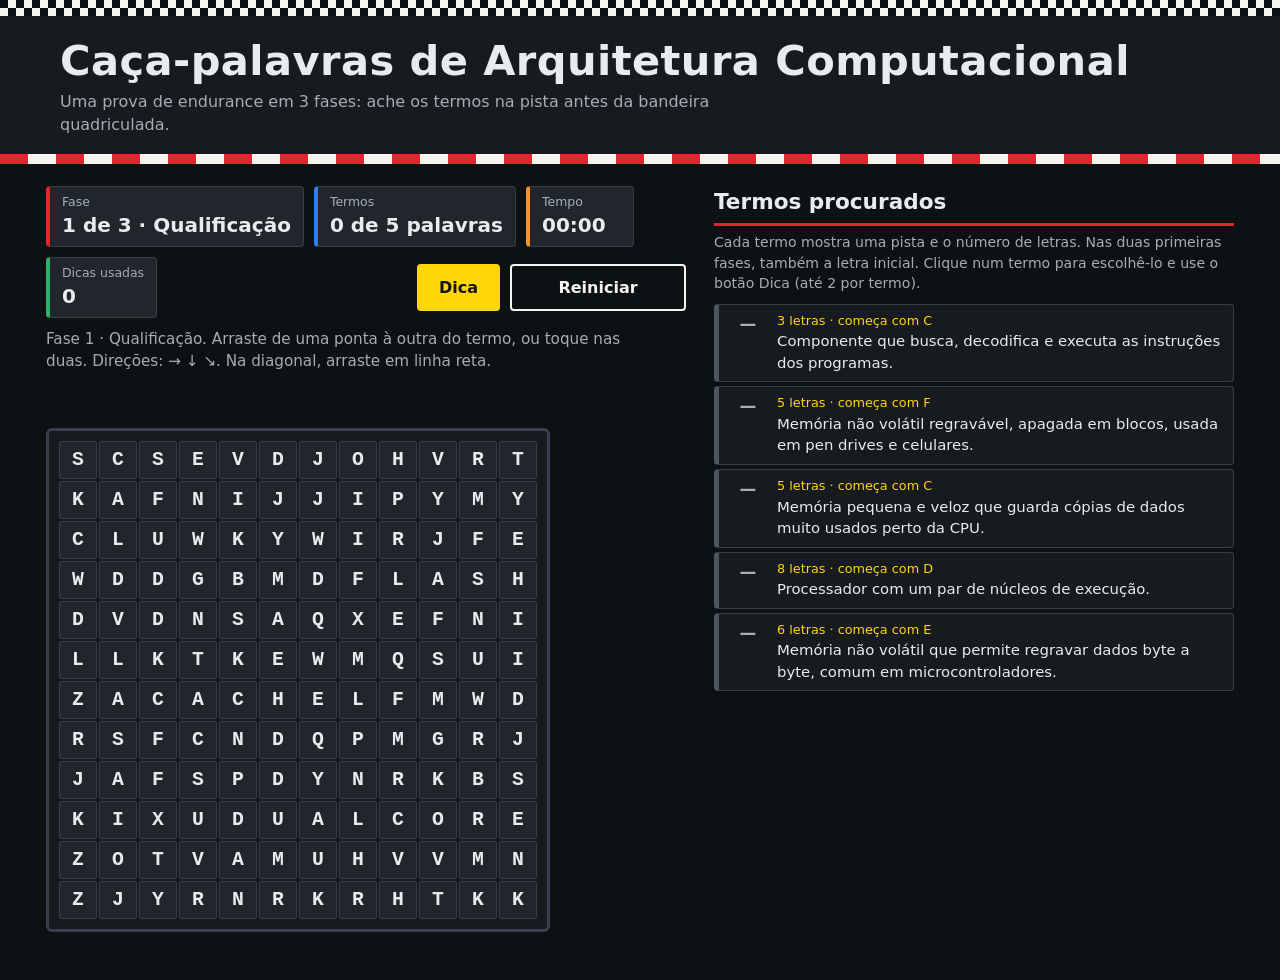
<file: index.html>
<!DOCTYPE html>
<html lang="pt-BR">
<head>
  <meta charset="UTF-8">
  <meta name="viewport" content="width=device-width, initial-scale=1">
  <title>Caça-palavras de Arquitetura Computacional</title>
  <link rel="stylesheet" href="./style.css?v=20261118">
</head>
<body>
  <header class="topo">
    <div class="bandeira" aria-hidden="true"></div>
    <div class="topo-conteudo">
      <h1>Caça-palavras de Arquitetura Computacional</h1>
      <p>Uma prova de endurance em 3 fases: ache os termos na pista antes da bandeira quadriculada.</p>
    </div>
    <div class="zebra" aria-hidden="true"></div>
  </header>

  <main class="jogo">
    <section class="painel-grade" aria-label="Tabuleiro">
      <div class="hud">
        <div class="medidor medidor-nivel">
          <span class="medidor-nome">Fase</span>
          <strong id="nivel">1 de 3</strong>
        </div>
        <div class="medidor">
          <span class="medidor-nome">Termos</span>
          <strong id="contador" aria-live="polite">0 de 5 palavras</strong>
        </div>
        <div class="medidor">
          <span class="medidor-nome">Tempo</span>
          <strong id="tempo">00:00</strong>
        </div>
        <div class="medidor">
          <span class="medidor-nome">Dicas usadas</span>
          <strong id="dicas">0</strong>
        </div>
        <div class="botoes">
          <button type="button" id="btn-dica" class="btn btn-dica">Dica</button>
          <button type="button" id="btn-reiniciar" class="btn btn-reiniciar">Reiniciar</button>
        </div>
      </div>

      <p id="mensagem" class="mensagem" aria-live="polite"></p>

      <div id="final" class="final" hidden>
        <span id="final-texto"></span>
        <button type="button" id="btn-final" class="btn btn-dica"></button>
      </div>

      <div class="grade-rolagem">
        <div id="grade" class="grade" role="group" aria-label="Letras do caça-palavras"></div>
      </div>
    </section>

    <aside class="torre" aria-label="Termos procurados">
      <h2>Termos procurados</h2>
      <p class="torre-ajuda">Cada termo mostra uma pista e o número de letras. Nas duas primeiras fases, também a letra inicial. Clique num termo para escolhê-lo e use o botão Dica (até 2 por termo).</p>
      <ol id="lista" class="lista"></ol>
    </aside>
  </main>

  <script src="./files/script.js?v=20261118"></script>
</body>
</html>
</file>
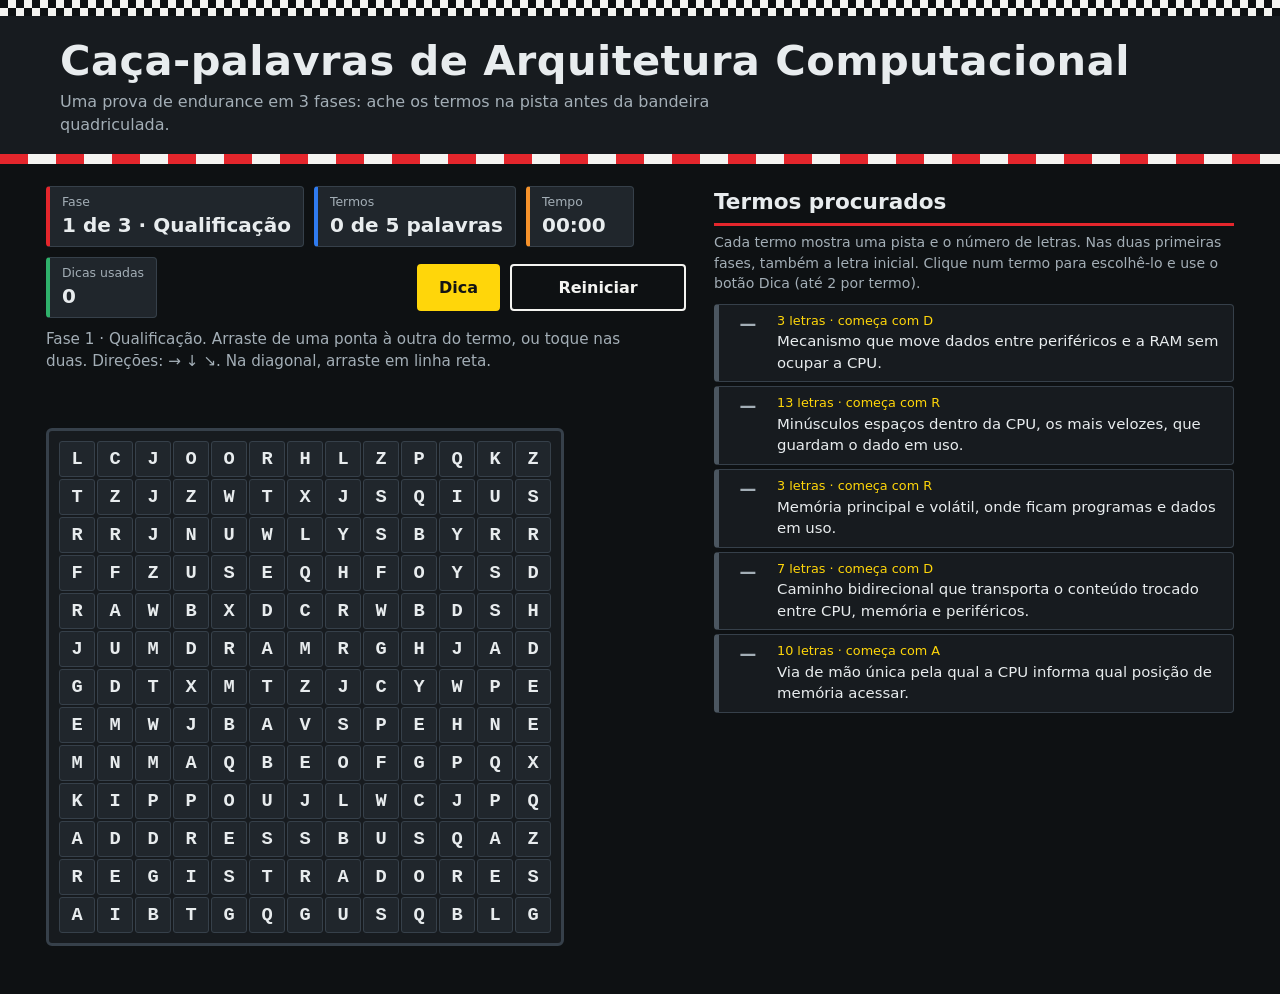
<file: files/index.html>
<!DOCTYPE html>
<html lang="pt-BR">
<head>
  <meta charset="UTF-8">
  <meta name="viewport" content="width=device-width, initial-scale=1">
  <title>Caça-palavras de Arquitetura Computacional</title>
  <link rel="stylesheet" href="style.css">
</head>
<body>
  <header class="topo">
    <div class="bandeira" aria-hidden="true"></div>
    <div class="topo-conteudo">
      <h1>Caça-palavras de Arquitetura Computacional</h1>
      <p>Uma prova de endurance em 3 fases: ache os termos na pista antes da bandeira quadriculada.</p>
    </div>
    <div class="zebra" aria-hidden="true"></div>
  </header>

  <main class="jogo">
    <section class="painel-grade" aria-label="Tabuleiro">
      <div class="hud">
        <div class="medidor medidor-nivel">
          <span class="medidor-nome">Fase</span>
          <strong id="nivel">1 de 3</strong>
        </div>
        <div class="medidor">
          <span class="medidor-nome">Termos</span>
          <strong id="contador" aria-live="polite">0 de 5 palavras</strong>
        </div>
        <div class="medidor">
          <span class="medidor-nome">Tempo</span>
          <strong id="tempo">00:00</strong>
        </div>
        <div class="medidor">
          <span class="medidor-nome">Dicas usadas</span>
          <strong id="dicas">0</strong>
        </div>
        <div class="botoes">
          <button type="button" id="btn-dica" class="btn btn-dica">Dica</button>
          <button type="button" id="btn-reiniciar" class="btn btn-reiniciar">Reiniciar</button>
        </div>
      </div>

      <p id="mensagem" class="mensagem" aria-live="polite"></p>

      <div id="final" class="final" hidden>
        <span id="final-texto"></span>
        <button type="button" id="btn-final" class="btn btn-dica"></button>
      </div>

      <div class="grade-rolagem">
        <div id="grade" class="grade" role="group" aria-label="Letras do caça-palavras"></div>
      </div>
    </section>

    <aside class="torre" aria-label="Termos procurados">
      <h2>Termos procurados</h2>
      <p class="torre-ajuda">Cada termo mostra uma pista e o número de letras. Nas duas primeiras fases, também a letra inicial. Clique num termo para escolhê-lo e use o botão Dica (até 2 por termo).</p>
      <ol id="lista" class="lista"></ol>
    </aside>
  </main>

  <script src="script.js"></script>
</body>
</html>
</file>
<file: style.css>
:root {
  --asfalto: #0e1113;
  --pista: #171b1f;
  --pista-2: #20262c;
  --borda: #36404a;
  --linha: #f4f4f1;
  --texto: #e8ecee;
  --suave: #a3aeb6;
  --vermelho: #e4262c;
  --azul: #2f7bf0;
  --laranja: #f5922b;
  --verde: #2fb16b;
  --amarelo: #ffd60a;
  --fonte-titulo: "Bahnschrift", "Arial Narrow", "Roboto Condensed", "Segoe UI", system-ui, sans-serif;
}

* { box-sizing: border-box; }

body {
  margin: 0;
  background: var(--asfalto);
  color: var(--texto);
  font-family: "Segoe UI", system-ui, -apple-system, Roboto, Arial, sans-serif;
  line-height: 1.45;
}

/* ---------- topo: bandeira quadriculada + zebra ---------- */
.topo { background: var(--pista); }
.bandeira {
  height: 16px;
  background: repeating-conic-gradient(#f4f4f1 0 25%, #0e1113 0 50%) 0 0 / 16px 16px;
}
.topo-conteudo { padding: 22px 20px 18px; max-width: 1200px; margin: 0 auto; }
.topo h1 {
  margin: 0 0 6px;
  font-family: var(--fonte-titulo);
  font-weight: 700;
  font-size: clamp(1.6rem, 4.4vw, 2.6rem);
  letter-spacing: .01em;
  line-height: 1.1;
}
.topo p { margin: 0; color: var(--suave); max-width: 64ch; }
.zebra {
  height: 10px;
  background: repeating-linear-gradient(90deg, var(--vermelho) 0 28px, var(--linha) 28px 56px);
}

/* ---------- layout ---------- */
.jogo {
  display: flex;
  flex-wrap: wrap;
  gap: 28px;
  align-items: flex-start;
  justify-content: center;
  max-width: 1240px;
  margin: 0 auto;
  padding: 22px 16px 48px;
}
.painel-grade { flex: 0 1 640px; min-width: 0; max-width: 100%; }

/* ---------- painel de instrumentos ---------- */
.hud {
  display: flex;
  flex-wrap: wrap;
  align-items: stretch;
  gap: 10px;
  margin-bottom: 10px;
}
.medidor {
  background: var(--pista-2);
  border: 1px solid var(--borda);
  border-left: 4px solid var(--vermelho);
  border-radius: 4px;
  padding: 6px 12px;
  min-width: 108px;
}
.medidor:nth-child(2) { border-left-color: var(--azul); }
.medidor:nth-child(3) { border-left-color: var(--laranja); }
.medidor:nth-child(4) { border-left-color: var(--verde); }
.medidor-nome { display: block; font-size: .78rem; color: var(--suave); }
.medidor strong {
  font-family: var(--fonte-titulo);
  font-size: 1.25rem;
  font-variant-numeric: tabular-nums;
}
.botoes { display: flex; gap: 10px; margin-left: auto; align-items: center; }
.btn {
  font: inherit;
  font-weight: 700;
  padding: 10px 20px;
  border-radius: 4px;
  border: 2px solid var(--linha);
  background: transparent;
  color: var(--linha);
  cursor: pointer;
}
.btn:hover { background: #ffffff1a; }
.btn-reiniciar { min-width: 11em; }
.btn-dica { background: var(--amarelo); border-color: var(--amarelo); color: #141414; }
.btn-dica:hover { background: #ffe14d; }
.btn:focus-visible, .linha:focus-visible, .cel:focus-visible { outline: 3px solid var(--amarelo); outline-offset: 2px; }

.mensagem { margin: 0 0 12px; max-width: 62ch; color: var(--suave); font-size: .95rem; height: 5.8em;
  overflow-y: auto; }
.mensagem.destaque { color: var(--texto); }
.mensagem.erro { color: #ff8a80; }
.mensagem.sucesso { color: #7be0a6; font-weight: 600; }

.final {
  display: flex;
  flex-wrap: wrap;
  align-items: center;
  gap: 10px 16px;
  position: relative;
  margin: 0 0 14px;
  padding: 14px 16px 14px 72px;
  background: var(--pista-2);
  border: 2px solid var(--linha);
  border-radius: 4px;
  font-family: var(--fonte-titulo);
  font-size: 1.15rem;
}
.final::before {
  content: "";
  position: absolute;
  inset: 0 auto 0 0;
  width: 56px;
  background: repeating-conic-gradient(#f4f4f1 0 25%, #0e1113 0 50%) 0 0 / 14px 14px;
}
.final[hidden] { display: none; }

/* ---------- grade ---------- */
.grade-rolagem { max-width: 100%; overflow-x: auto; }
.grade {
  display: grid;
  --cel: min(var(--cel-max, 34px), calc((100vw - 56px) / var(--n, 16)));
  grid-template-columns: repeat(var(--n, 16), var(--cel));
  gap: 2px;
  width: max-content;
  padding: 10px;
  background: var(--pista);
  border: 3px solid var(--borda);
  border-radius: 6px;
  touch-action: none;
  user-select: none;
  -webkit-user-select: none;
}
.cel {
  width: var(--cel);
  height: var(--cel);
  padding: 0;
  margin: 0;
  border: 1px solid var(--borda);
  border-radius: 3px;
  background: var(--pista-2);
  color: var(--texto);
  font-family: Consolas, "Courier New", monospace;
  font-weight: 700;
  font-size: calc(var(--cel) * .52);
  cursor: pointer;
}
.cel:hover { border-color: var(--amarelo); }
.cel.previa { background: var(--amarelo); border-color: var(--amarelo); color: #141414; }
.cel.ancora { background: var(--amarelo); border-color: var(--linha); color: #141414; box-shadow: 0 0 0 2px var(--linha); }
.cel.dica { outline: 3px solid var(--amarelo); outline-offset: -3px; background: #4a4208; }
.cel.achada { color: #fff; border-color: transparent; }
.cel.cor-0 { background: var(--vermelho); }
.cel.cor-1 { background: var(--azul); }
.cel.cor-2 { background: var(--laranja); color: #141414; }
.cel.cor-3 { background: var(--verde); color: #08210f; }
.cel.errada { animation: tremer .35s; background: #7a1b1f; border-color: var(--vermelho); }
@keyframes tremer {
  25% { transform: translateX(-2px); }
  75% { transform: translateX(2px); }
}

/* ---------- torre de cronometragem (lista de termos) ---------- */
.torre { flex: 1 1 340px; min-width: 280px; max-width: 520px; }
.torre h2 {
  margin: 0 0 6px;
  font-family: var(--fonte-titulo);
  font-size: 1.35rem;
  padding-bottom: 6px;
  border-bottom: 3px solid var(--vermelho);
}
.torre-ajuda { margin: 0 0 10px; font-size: .88rem; color: var(--suave); }
.lista { list-style: none; margin: 0; padding: 0; display: grid; gap: 4px; }
.linha {
  display: grid;
  grid-template-columns: 38px 1fr;
  gap: 10px;
  align-items: start;
  width: 100%;
  text-align: left;
  font: inherit;
  color: var(--texto);
  background: var(--pista);
  border: 1px solid var(--borda);
  border-left: 5px solid #4b5660;
  border-radius: 4px;
  padding: 7px 10px;
  cursor: pointer;
}
.linha:hover { background: var(--pista-2); }
.linha.sel { border-color: var(--amarelo); background: #2a2a12; }
.pos {
  font-family: var(--fonte-titulo);
  font-weight: 700;
  font-size: 1.05rem;
  text-align: center;
  color: var(--suave);
  font-variant-numeric: tabular-nums;
}
.titulo-termo { display: block; font-size: .8rem; color: var(--amarelo); margin-bottom: 1px; }
.pista-txt { display: block; font-size: .93rem; }
.linha.achada { background: #12231a; }
.linha.achada .titulo-termo { color: var(--texto); font-family: var(--fonte-titulo); font-weight: 700; font-size: 1.05rem; letter-spacing: .03em; }
.linha.achada .pista-txt { color: var(--suave); }
.linha.achada .pos { color: var(--texto); }
.linha.cor-0 { border-left-color: var(--vermelho); }
.linha.cor-1 { border-left-color: var(--azul); }
.linha.cor-2 { border-left-color: var(--laranja); }
.linha.cor-3 { border-left-color: var(--verde); }

@media (prefers-reduced-motion: reduce) {
  .cel.errada { animation: none; }
}
@media (max-width: 700px) {
  .mensagem { height: 7.3em; }
  .jogo { padding: 16px 8px 40px; }
  .grade { padding: 6px; gap: 1px; --cel: min(var(--cel-max, 34px), calc((100vw - 54px) / var(--n, 16))); }
  .botoes { margin-left: 0; width: 100%; }
  .btn { flex: 1; }
}
</file>
<file: files/style.css>
:root {
  --asfalto: #0e1113;
  --pista: #171b1f;
  --pista-2: #20262c;
  --borda: #36404a;
  --linha: #f4f4f1;
  --texto: #e8ecee;
  --suave: #a3aeb6;
  --vermelho: #e4262c;
  --azul: #2f7bf0;
  --laranja: #f5922b;
  --verde: #2fb16b;
  --amarelo: #ffd60a;
  --fonte-titulo: "Bahnschrift", "Arial Narrow", "Roboto Condensed", "Segoe UI", system-ui, sans-serif;
}

* { box-sizing: border-box; }

body {
  margin: 0;
  background: var(--asfalto);
  color: var(--texto);
  font-family: "Segoe UI", system-ui, -apple-system, Roboto, Arial, sans-serif;
  line-height: 1.45;
}

/* ---------- topo: bandeira quadriculada + zebra ---------- */
.topo { background: var(--pista); }
.bandeira {
  height: 16px;
  background: repeating-conic-gradient(#f4f4f1 0 25%, #0e1113 0 50%) 0 0 / 16px 16px;
}
.topo-conteudo { padding: 22px 20px 18px; max-width: 1200px; margin: 0 auto; }
.topo h1 {
  margin: 0 0 6px;
  font-family: var(--fonte-titulo);
  font-weight: 700;
  font-size: clamp(1.6rem, 4.4vw, 2.6rem);
  letter-spacing: .01em;
  line-height: 1.1;
}
.topo p { margin: 0; color: var(--suave); max-width: 64ch; }
.zebra {
  height: 10px;
  background: repeating-linear-gradient(90deg, var(--vermelho) 0 28px, var(--linha) 28px 56px);
}

/* ---------- layout ---------- */
.jogo {
  display: flex;
  flex-wrap: wrap;
  gap: 28px;
  align-items: flex-start;
  justify-content: center;
  max-width: 1240px;
  margin: 0 auto;
  padding: 22px 16px 48px;
}
.painel-grade { flex: 0 1 640px; min-width: 0; max-width: 100%; }

/* ---------- painel de instrumentos ---------- */
.hud {
  display: flex;
  flex-wrap: wrap;
  align-items: stretch;
  gap: 10px;
  margin-bottom: 10px;
}
.medidor {
  background: var(--pista-2);
  border: 1px solid var(--borda);
  border-left: 4px solid var(--vermelho);
  border-radius: 4px;
  padding: 6px 12px;
  min-width: 108px;
}
.medidor:nth-child(2) { border-left-color: var(--azul); }
.medidor:nth-child(3) { border-left-color: var(--laranja); }
.medidor:nth-child(4) { border-left-color: var(--verde); }
.medidor-nome { display: block; font-size: .78rem; color: var(--suave); }
.medidor strong {
  font-family: var(--fonte-titulo);
  font-size: 1.25rem;
  font-variant-numeric: tabular-nums;
}
.botoes { display: flex; gap: 10px; margin-left: auto; align-items: center; }
.btn {
  font: inherit;
  font-weight: 700;
  padding: 10px 20px;
  border-radius: 4px;
  border: 2px solid var(--linha);
  background: transparent;
  color: var(--linha);
  cursor: pointer;
}
.btn:hover { background: #ffffff1a; }
.btn-reiniciar { min-width: 11em; }
.btn-dica { background: var(--amarelo); border-color: var(--amarelo); color: #141414; }
.btn-dica:hover { background: #ffe14d; }
.btn:focus-visible, .linha:focus-visible, .cel:focus-visible { outline: 3px solid var(--amarelo); outline-offset: 2px; }

.mensagem { margin: 0 0 12px; max-width: 62ch; color: var(--suave); font-size: .95rem; height: 5.8em;
  overflow-y: auto; }
.mensagem.destaque { color: var(--texto); }
.mensagem.erro { color: #ff8a80; }
.mensagem.sucesso { color: #7be0a6; font-weight: 600; }

.final {
  display: flex;
  flex-wrap: wrap;
  align-items: center;
  gap: 10px 16px;
  position: relative;
  margin: 0 0 14px;
  padding: 14px 16px 14px 72px;
  background: var(--pista-2);
  border: 2px solid var(--linha);
  border-radius: 4px;
  font-family: var(--fonte-titulo);
  font-size: 1.15rem;
}
.final::before {
  content: "";
  position: absolute;
  inset: 0 auto 0 0;
  width: 56px;
  background: repeating-conic-gradient(#f4f4f1 0 25%, #0e1113 0 50%) 0 0 / 14px 14px;
}
.final[hidden] { display: none; }

/* ---------- grade ---------- */
.grade-rolagem { max-width: 100%; overflow-x: auto; }
.grade {
  display: grid;
  --cel: min(var(--cel-max, 34px), calc((100vw - 56px) / var(--n, 16)));
  grid-template-columns: repeat(var(--n, 16), var(--cel));
  gap: 2px;
  width: max-content;
  padding: 10px;
  background: var(--pista);
  border: 3px solid var(--borda);
  border-radius: 6px;
  touch-action: none;
  user-select: none;
  -webkit-user-select: none;
}
.cel {
  width: var(--cel);
  height: var(--cel);
  padding: 0;
  margin: 0;
  border: 1px solid var(--borda);
  border-radius: 3px;
  background: var(--pista-2);
  color: var(--texto);
  font-family: Consolas, "Courier New", monospace;
  font-weight: 700;
  font-size: calc(var(--cel) * .52);
  cursor: pointer;
}
.cel:hover { border-color: var(--amarelo); }
.cel.previa { background: var(--amarelo); border-color: var(--amarelo); color: #141414; }
.cel.ancora { background: var(--amarelo); border-color: var(--linha); color: #141414; box-shadow: 0 0 0 2px var(--linha); }
.cel.dica { outline: 3px solid var(--amarelo); outline-offset: -3px; background: #4a4208; }
.cel.achada { color: #fff; border-color: transparent; }
.cel.cor-0 { background: var(--vermelho); }
.cel.cor-1 { background: var(--azul); }
.cel.cor-2 { background: var(--laranja); color: #141414; }
.cel.cor-3 { background: var(--verde); color: #08210f; }
.cel.errada { animation: tremer .35s; background: #7a1b1f; border-color: var(--vermelho); }
@keyframes tremer {
  25% { transform: translateX(-2px); }
  75% { transform: translateX(2px); }
}

/* ---------- torre de cronometragem (lista de termos) ---------- */
.torre { flex: 1 1 340px; min-width: 280px; max-width: 520px; }
.torre h2 {
  margin: 0 0 6px;
  font-family: var(--fonte-titulo);
  font-size: 1.35rem;
  padding-bottom: 6px;
  border-bottom: 3px solid var(--vermelho);
}
.torre-ajuda { margin: 0 0 10px; font-size: .88rem; color: var(--suave); }
.lista { list-style: none; margin: 0; padding: 0; display: grid; gap: 4px; }
.linha {
  display: grid;
  grid-template-columns: 38px 1fr;
  gap: 10px;
  align-items: start;
  width: 100%;
  text-align: left;
  font: inherit;
  color: var(--texto);
  background: var(--pista);
  border: 1px solid var(--borda);
  border-left: 5px solid #4b5660;
  border-radius: 4px;
  padding: 7px 10px;
  cursor: pointer;
}
.linha:hover { background: var(--pista-2); }
.linha.sel { border-color: var(--amarelo); background: #2a2a12; }
.pos {
  font-family: var(--fonte-titulo);
  font-weight: 700;
  font-size: 1.05rem;
  text-align: center;
  color: var(--suave);
  font-variant-numeric: tabular-nums;
}
.titulo-termo { display: block; font-size: .8rem; color: var(--amarelo); margin-bottom: 1px; }
.pista-txt { display: block; font-size: .93rem; }
.linha.achada { background: #12231a; }
.linha.achada .titulo-termo { color: var(--texto); font-family: var(--fonte-titulo); font-weight: 700; font-size: 1.05rem; letter-spacing: .03em; }
.linha.achada .pista-txt { color: var(--suave); }
.linha.achada .pos { color: var(--texto); }
.linha.cor-0 { border-left-color: var(--vermelho); }
.linha.cor-1 { border-left-color: var(--azul); }
.linha.cor-2 { border-left-color: var(--laranja); }
.linha.cor-3 { border-left-color: var(--verde); }

@media (prefers-reduced-motion: reduce) {
  .cel.errada { animation: none; }
}
@media (max-width: 700px) {
  .mensagem { height: 7.3em; }
  .jogo { padding: 16px 8px 40px; }
  .grade { padding: 6px; gap: 1px; --cel: min(var(--cel-max, 34px), calc((100vw - 54px) / var(--n, 16))); }
  .botoes { margin-left: 0; width: 100%; }
  .btn { flex: 1; }
}
</file>
